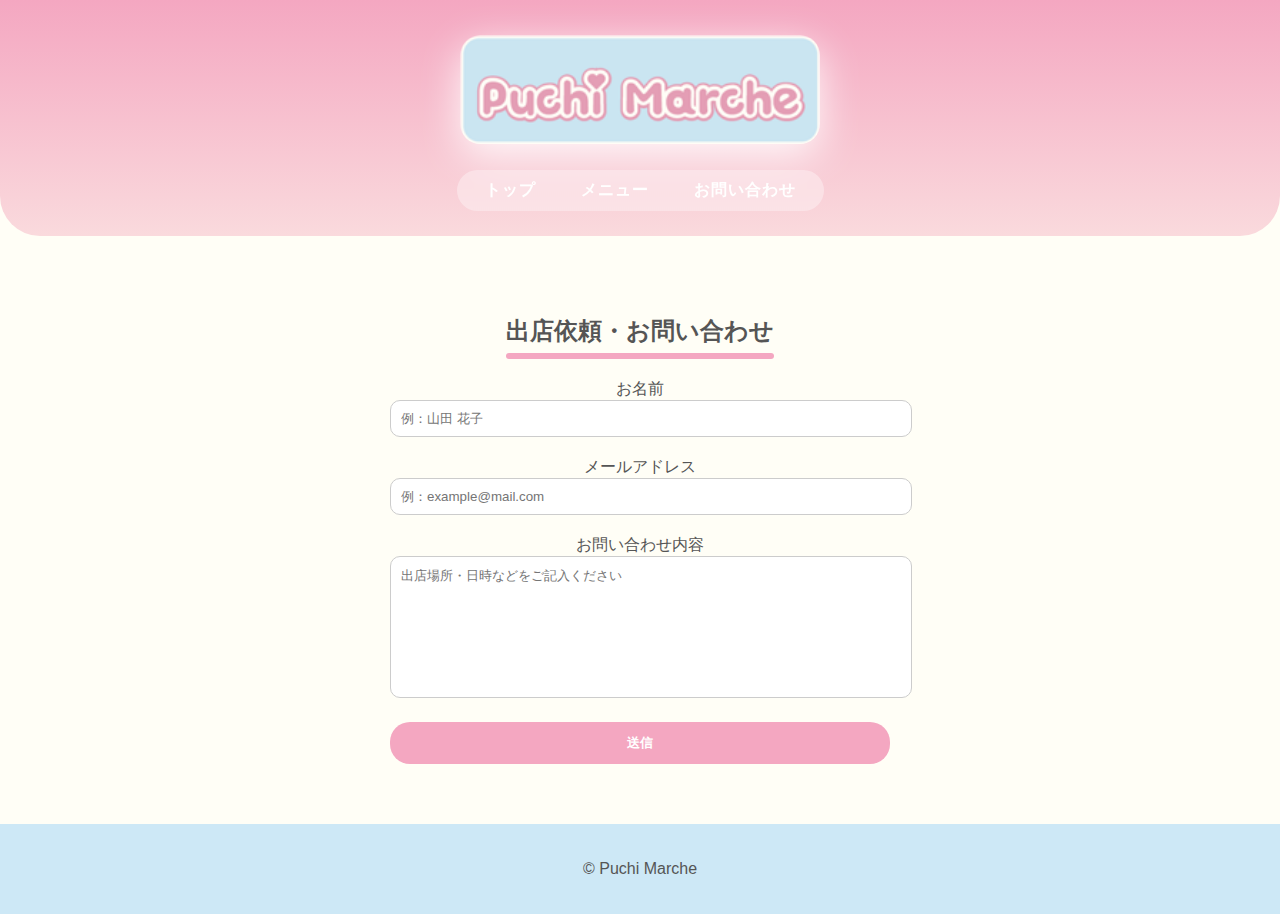
<file: contact.html>
<!DOCTYPE html>
<html lang="ja">
<head>
  <meta charset="UTF-8">
  <title>お問い合わせ｜Puchi Marche</title>
  <meta name="viewport" content="width=device-width, initial-scale=1.0">
  <link rel="stylesheet" href="css/style.css">
  <link rel="icon" href="image/logo/icon.jpg">
</head>

<body>
   <header class="header">
     <h1 class="logo"><img src="image/logo/logobackgroundno3.png" alt="ロゴ"></h1>
     <nav class="nav">
      <ul>
        <li><a href="index.html">トップ</a></li>
        <li><a href="menu.html">メニュー</a></li>
        <li><a href="contact.html">お問い合わせ</a></li>
      </ul>
     </nav>
   </header>

<section class="section">
  <h2>出店依頼・お問い合わせ</h2>

  <form class="contact-form">
    <label>お名前
      <input type="text" placeholder="例：山田 花子">
    </label>

    <label>メールアドレス
      <input type="email" placeholder="例：example@mail.com">
    </label>

    <label>お問い合わせ内容
      <textarea placeholder="出店場所・日時などをご記入ください"></textarea>
    </label>

    <button type="submit">送信</button>
  </form>
</section>

<footer class="footer">
  <p>© Puchi Marche</p>
</footer>
</body>
</html>
</file>
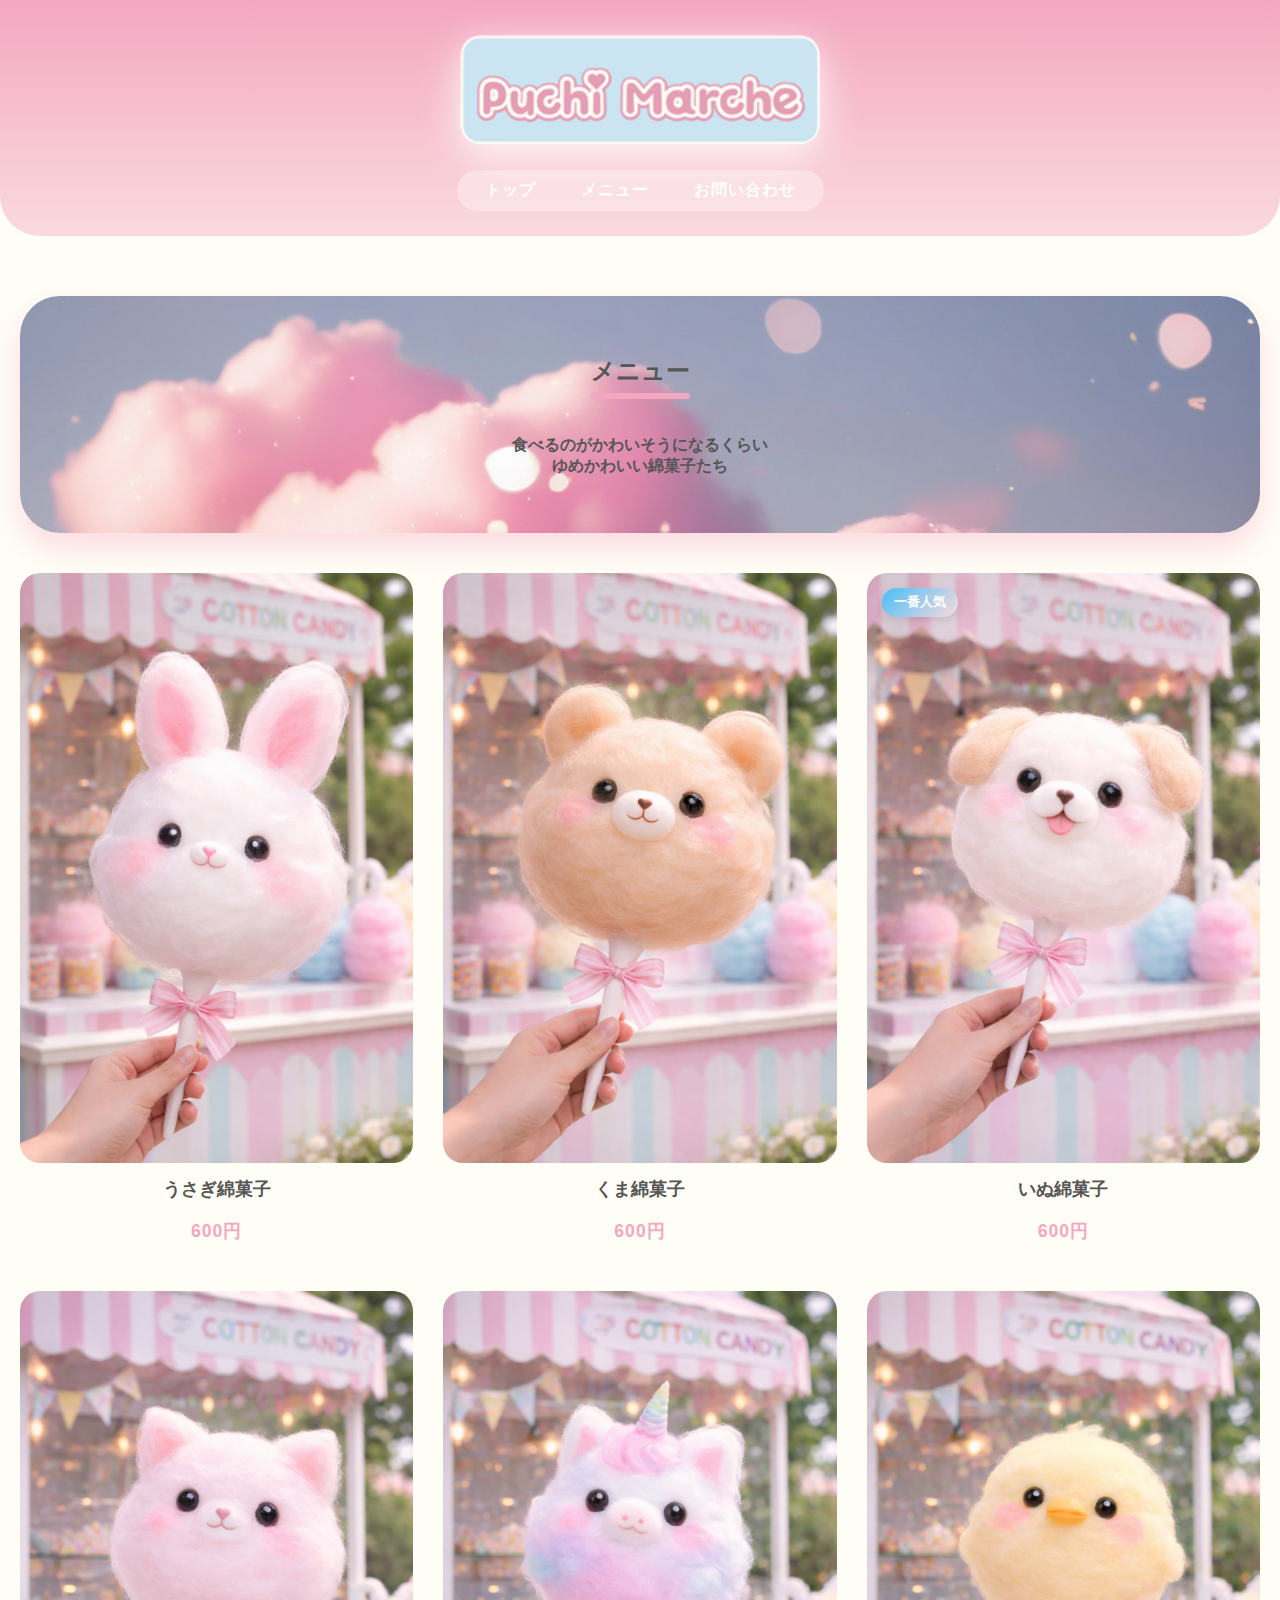
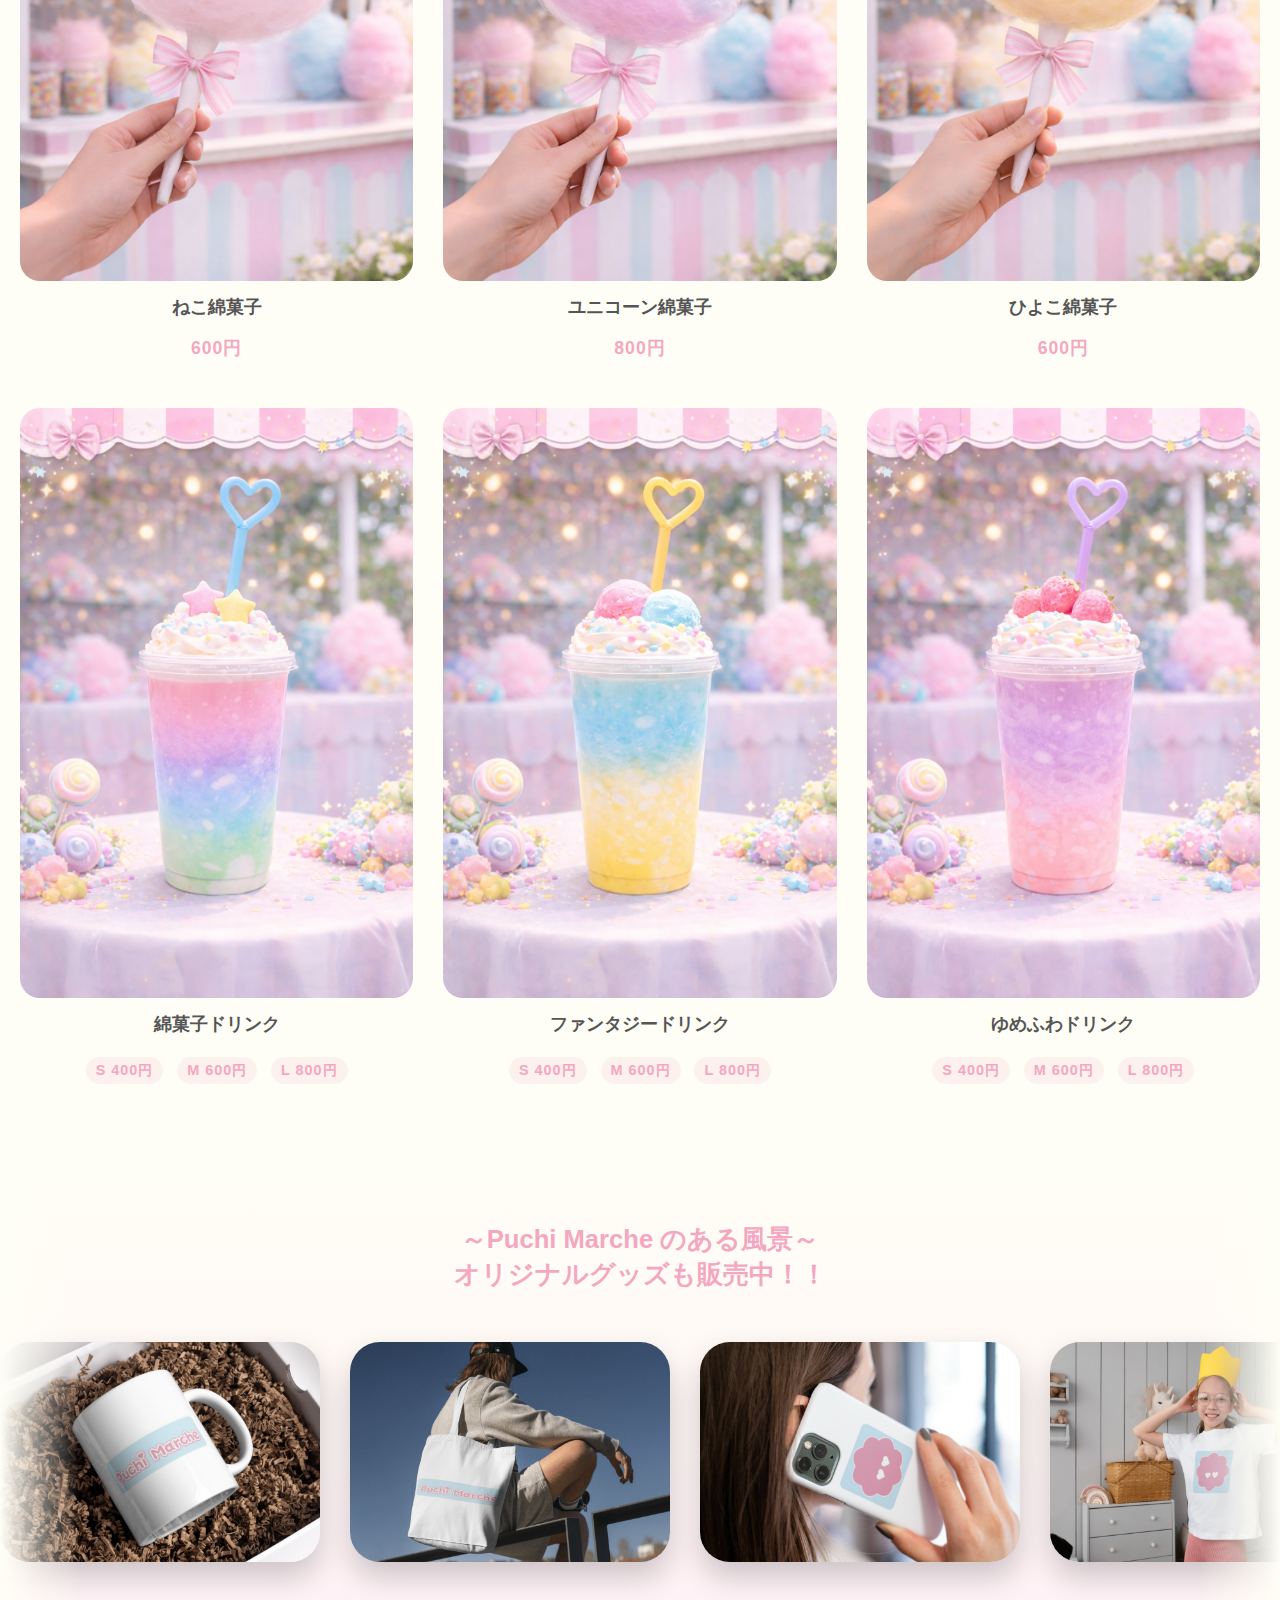
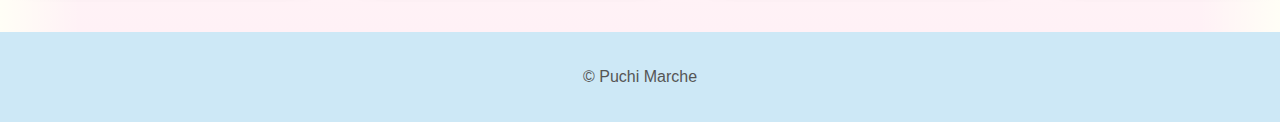
<file: menu.html>
<!DOCTYPE html>
<html lang="ja">
<head>
  <meta charset="UTF-8">
  <title>メニュー｜Puchi Marche</title>
  <meta name="viewport" content="width=device-width, initial-scale=1.0">
  <link rel="stylesheet" href="css/style.css">
  <link rel="icon" href="image/logo/icon.jpg">
</head>

<body>
<header class="header">
    <h1 class="logo"><img src="image/logo/logobackgroundno3.png" alt="ロゴ"></h1>
    <nav class="nav">
      <ul>
        <li><a href="index.html">トップ</a></li>
        <li><a href="menu.html">メニュー</a></li>
        <li><a href="contact.html">お問い合わせ</a></li>
      </ul>
    </nav>
  </header>

<section class="section">
  <div class="hero">
  <h2>メニュー</h2>
  <p class="comment">食べるのがかわいそうになるくらい<br>ゆめかわいい綿菓子たち</p>
  </div>

  <div class="menu-list">
    <div class="menu-item">
      <img src="image/メニュー写真/ChatGPT Image 2026年2月4日 12_07_22.jpg" alt="うさぎ綿菓子">
      <p class="menu-name">うさぎ綿菓子</p>
<p class="menu-price">600円</p>

    </div>

    <div class="menu-item">
      <img src="image/メニュー写真/ChatGPT Image 2026年2月4日 12_17_57.jpg" alt="くま綿菓子">
      <p class="menu-name">くま綿菓子</p>
<p class="menu-price">600円</p>

    </div>

    <div class="menu-item popular">
     <span class="popular-tag">一番人気</span>
      <img src="image/メニュー写真/ChatGPT Image 2026年2月4日 12_18_06.jpg" alt="いぬ綿菓子">
      <p class="menu-name">いぬ綿菓子</p>
      <p class="menu-price">600円</p>
    </div>

    <div class="menu-item">
      <img src="image/メニュー写真/ChatGPT Image 2026年2月4日 12_19_29.jpg" alt="ねこ綿菓子">
      <p class="menu-name">ねこ綿菓子</p>
<p class="menu-price">600円</p>

    </div>

    <div class="menu-item">
      <img src="image/メニュー写真/ChatGPT Image 2026年2月4日 12_20_47.jpg" alt="ユニコーン綿菓子">
      <p class="menu-name">ユニコーン綿菓子</p>
<p class="menu-price">800円</p>

    </div>

    <div class="menu-item">
      <img src="image/メニュー写真/ChatGPT Image 2026年2月4日 13_08_45.jpg" alt="ひよこ綿菓子">
      <p class="menu-name">ひよこ綿菓子</p>
<p class="menu-price">600円</p>

    </div>

    <div class="menu-item">
      <img src="image/メニュー写真/ChatGPT Image 2026年2月4日 13_12_54.jpg" alt="綿菓子ドリンク">
      <p class="menu-name">綿菓子ドリンク</p>
<p class="menu-price">
  <span>S 400円</span>
  <span>M 600円</span>
  <span>L 800円</span>
</p>

    </div>

    <div class="menu-item">
      <img src="image/メニュー写真/ChatGPT Image 2026年2月4日 13_16_04.jpg" alt="カラフルドリンク">
      <p class="menu-name">ファンタジードリンク</p>
<p class="menu-price">
  <span>S 400円</span>
  <span>M 600円</span>
  <span>L 800円</span>
</p>

    </div>

    <div class="menu-item">
      <img src="image/メニュー写真/ChatGPT Image 2026年2月4日 13_17_33.jpg" alt="カラフルドリンク">
      <p class="menu-name">ゆめふわドリンク</p>
<p class="menu-price">
  <span>S 400円</span>
  <span>M 600円</span>
  <span>L 800円</span>
</p>

    </div>
  </div>
</section>

<section class="photo-slider">
    <h3 class="slider-title">～Puchi Marche のある風景～<br>オリジナルグッズも販売中！！</h3>

    <div class="auto-slider">
      <div class="auto-track">
       <!-- 1周目 -->
       <img src="image/モックアップ/cup1.jpg" alt="マグカップ">
       <img src="image/モックアップ/totebag4.jpg" alt="トートバッグ４">
       <img src="image/モックアップ/5JCIFw@0q0.jpg" alt="スマホ">
       <img src="image/モックアップ/shirtcharacter3.jpg" alt="子ども">
       <img src="image/モックアップ/cushion2.jpg" alt="クッション">
       <img src="image/モックアップ/cupcharacter2.jpg" alt="カップ">
       <img src="image/モックアップ/shirt1.jpg" alt="Tシャツ">
       <img src="image/モックアップ/totebag1.jpg" alt="トートバッグ１">

       <!-- 2周目（同じ画像） -->
       <img src="image/モックアップ/cup1.jpg" alt="マグカップ">
       <img src="image/モックアップ/5JCIFw@0q0.jpg" alt="スマホ">
       <img src="image/モックアップ/totebag4.jpg" alt="トートバッグ４">
       <img src="image/モックアップ/shirtcharacter3.jpg" alt="子ども">
       <img src="image/モックアップ/cushion2.jpg" alt="クッション">
       <img src="image/モックアップ/shirt1.jpg" alt="Tシャツ">
       <img src="image/モックアップ/totebag1.jpg" alt="トートバッグ１">
      </div>
    </div>
  </section>

<footer class="footer">
  <p>© Puchi Marche</p>
</footer>
</body>
</html>
</file>
<file: css/style.css>
/* ベース */
body {
  margin: 0;
  font-family: "Rounded Mplus 1c", sans-serif;
  background-color: #FFFEF6;
  color: #555;
}

img {
  max-width: 100%;
  border-radius: 20px;
}

/* ヘッダー */
.header {
  background: linear-gradient(180deg, #F4A7C1, #FADADD);
  padding: 35px 20px 25px;
  display: flex;
  flex-direction: column;
  align-items: center;
  gap: 18px;
  border-bottom-left-radius: 40px;
  border-bottom-right-radius: 40px;
}



h1{
    margin: 0;
}

.logo img {
  width: 360px;
  height: auto;
  position: relative;

  filter: drop-shadow(0 12px 20px rgba(255,255,255,0.9));
  animation: logoFloat 4s ease-in-out infinite;
}

@keyframes logoFloat {
  0% { transform: translateY(0); }
  50% { transform: translateY(-6px); }
  100% { transform: translateY(0); }
}


.nav ul {
  list-style: none;
  padding: 10px 28px;
  margin: 0;
  display: flex;
  gap: 45px;
  background: rgba(255,255,255,0.35);
  border-radius: 40px;
  backdrop-filter: blur(6px);
}



.nav a {
  color: white;
  text-decoration: none;
  font-weight: bold;
  position: relative;
  font-size: 1rem;
  letter-spacing: 1px;
}

.nav a::after {
  content: "♥";
  position: absolute;
  top: -10px;
  right: -10px;
  opacity: 0;
  transition: 0.3s;
}

.nav a:hover::after {
  opacity: 1;
}



/* ヘッダーを前面に */
.header {
  position: relative;
  z-index: 2;
}



/* ヒーロー */
.hero {
  background-image: url(../image/1.png);
  background-repeat: no-repeat;
  background-size:cover;
  padding: 40px 20px;
  border-radius: 40px;
  margin-bottom: 40px;
  animation: none;
  box-shadow: 0 15px 30px rgba(244, 167, 193, 0.4);
  position: relative;
  z-index: 1;
}




.hero h2 {
  font-size: 2.2rem;
}

/* アニメーション（無茶ぶり対応） */
@keyframes float {
  0% { transform: translateY(0); }
  50% { transform: translateY(-10px); }
  100% { transform: translateY(0); }
}

/*メインイメージ*/
.photo-main {
  max-width: 1100px;
  margin: 60px auto;
  text-align: center;
}

.photo-main img {
  border-radius: 40px;
  box-shadow: 0 20px 40px rgba(0,0,0,0.25);
}

.photo-caption {
  padding-top: 30px;
  font-size: 1.8rem;
  color: #F4A7C1;
  font-weight: bold;
}

.video-section {
  max-width: 1000px;
  margin: 60px auto;
  border-radius: 40px;
  overflow: hidden;
  box-shadow: 0 20px 40px rgba(244,167,193,0.3);
}

.video-section video {
  width: 100%;
  display: block;
}



/* 横スクロールギャラリー */
.photo-slider {
  padding: 30px 0;
  background: linear-gradient(
    to bottom,
    #FFFEF6,
    #FFF1F6
  );
}

.photo-slider {
  position: relative;
  overflow: hidden;
}

.photo-slider::before,
.photo-slider::after {
  content: "";
  position: absolute;
  top: 0;
  width: 80px;
  height: 100%;
  z-index: 2;
  pointer-events: none;
}

.photo-slider::before {
  left: 0;
  background: linear-gradient(to right, #FFFEF6, transparent);
}

.photo-slider::after {
  right: 0;
  background: linear-gradient(to left, #FFFEF6, transparent);
}


.slider-title {
  text-align: center;
  font-size: 1.6rem;
  color: #F4A7C1;
  margin-bottom: 30px;
}


/* 自動横スクロール全体 */
.auto-slider {
  overflow: hidden;
  width: 100%;
  padding: 20px 0 40px;
}

/* 横並び＋アニメーション */
.auto-track {
  display: flex;
  gap: 30px;
  width: fit-content;
  animation: scroll 40s linear infinite;
}

.auto-track img {
  flex-shrink: 0; /* ← これがないとズレる */
}

/* 写真 */
.auto-track img {
  width: 320px;
  height: 220px;
  object-fit: cover;
  border-radius: 30px;
  box-shadow: 0 15px 30px rgba(0,0,0,0.2);
}

/* ホバー時は止める（神UX） */
.auto-slider:hover .auto-track {
  animation-play-state: paused;
}

/* スクロールアニメーション */
@keyframes scroll {
  from {
    transform: translateX(0);
  }
  to {
    transform: translateX(-50%);
  }
}





/* セクション */
.section {
  padding: 60px 20px;
  text-align: center;
}

.section h2,
.section h3 {
  position: relative;
  display: inline-block;
  font-size: 1.5rem;
}

.section h2::after,
.section h3::after {
  content: "";
  display: block;
  height: 6px;
  background: #F4A7C1;
  border-radius: 3px;
  margin-top: 6px;
}


/* カレンダー */
.calendar {
  display: flex;
  justify-content: center;
  gap: 15px;
}

.calendar div {
  background: #F4A7C1;
  color: white;
  padding: 15px 25px;
  border-radius: 25px;
}

.feb img{
    border: 2px solid #fffff6;
}

/* Instagram */
.insta-btn {
  background: linear-gradient(135deg, #F4A7C1, #CDE8F6);
  box-shadow: 0 10px 20px rgba(244, 167, 193, 0.5);
  transition: transform 0.2s, box-shadow 0.2s;
  display: inline-block;
  color: white;
  padding: 15px 30px;
  border-radius: 30px;
  text-decoration: none;
  font-size: 1.1rem;
}

.insta-btn:hover {
  transform: scale(1.08);
  box-shadow: 0 15px 30px rgba(244, 167, 193, 0.7);
}


/* メニュー */
.menu-list {
  display: grid;
  grid-template-columns: 1fr 1fr 1fr;
  gap: 30px;
}

.menu-item p {
  margin-top: 10px;
  font-weight: bold;
}

.menu-item {
  position: relative;
  transition: transform 0.3s, box-shadow 0.3s;
  border-radius: 30px;
  cursor: url("../image/logo/icon-background-no3.png") 16 16,auto;
}

.popular-tag {
  position: absolute;
  top: 15px;
  left: 15px;
  background: linear-gradient(135deg, #48bef9 , #FADADD);
  color: white;
  font-size: 0.8rem;
  font-weight: bold;
  padding: 6px 12px;
  border-radius: 20px;
  box-shadow: 0 4px 10px rgba(0,0,0,0.1);
  animation: popFloat 2s ease-in-out infinite;
}

/* ふわふわ */
@keyframes popFloat {
  0%,100% { transform: translateY(0); }
  50% { transform: translateY(-4px); }
}

.menu-item:hover {
  transform: translateY(-8px);
  box-shadow: 0 20px 30px rgba(0,0,0,0.15);
}

.comment{
  color:#555;
  font-weight: bold;
}

.menu-name {
  margin-top: 12px;
  font-size: 1.1rem;
  font-weight: bold;
  color: #555;
}

.menu-price {
  margin-top: 6px;
  font-size: 1.1rem;
  font-weight: bold;
  color: #F4A7C1;
  letter-spacing: 1px;
}

.menu-price span {
  display: inline-block;
  background: rgba(244,167,193,0.15);
  padding: 4px 10px;
  margin: 4px;
  border-radius: 20px;
  font-size: 0.9rem;
}


/* ハート本体 */
.menu-item::after {
  content: "♥";
  position: absolute;
  top: 15px;
  right: 15px;
  font-size: 2.2rem;
  color: rgba(244, 167, 193, 0.9);
  opacity: 0;
  transform: scale(0.6);
  transition: opacity 0.3s, transform 0.3s;
  pointer-events: none;
}

/* ホバー時に表示 */
.menu-item:hover::after {
  opacity: 1;
  transform: scale(1);
}


/* フォーム */
.contact-form {
  max-width: 500px;
  margin: auto;
  display: flex;
  flex-direction: column;
  gap: 20px;
}

.contact-form input,
.contact-form textarea {
  width: 100%;
  padding: 10px;
  border-radius: 10px;
  border: 1px solid #ccc;
}

.contact-form textarea {
  height: 120px;
  resize: none;
}

.contact-form button {
  padding: 12px;
  background: #F4A7C1;
  color: white;
  border: none;
  border-radius: 20px;
  cursor: pointer;
  font-weight: bold;
  transition: 0.3s;
}

.contact-form button:hover {
  background: #ff8eb5;
}


/* フッター */
.footer {
  background: #CDE8F6;
  text-align: center;
  padding: 20px;
}

/* レスポンシブ */
@media (max-width: 600px) {
  .hero h2 {
    font-size: 1.6rem;
  }
}

/* スマホ */
@media (max-width: 600px) {
  .auto-track img {
    width: 260px;
    height: 180px;
  }
}
</file>
